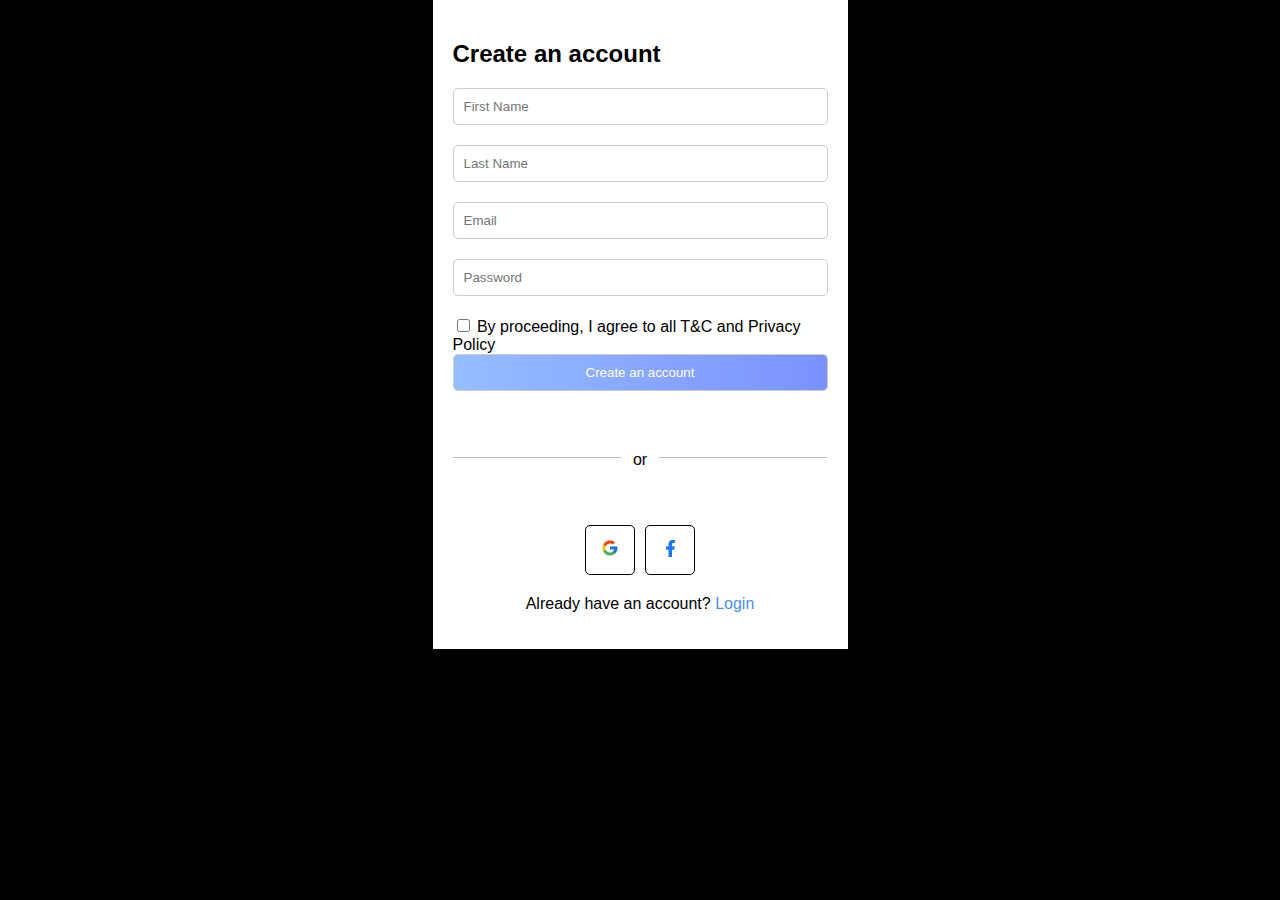
<file: Pages/CreateAccount.html>
<!DOCTYPE html>
<html lang="en">
<head>
    <meta charset="UTF-8">
    <meta name="viewport" content="width=device-width, initial-scale=1.0">
    <title>Create an Account</title>
    <link rel="stylesheet" href="./Css/common.css">
    <style>
      

        h2 {
            font-size: 24px;
            font-weight: bold;
            margin-bottom: 20px;
        }

        input[type="text"],
        input[type="email"],
        input[type="password"],
        button
         {
            display: block;
            width: 100%;
            padding: 10px;
            margin-bottom: 20px;
            border: 1px solid #ccc;
            border-radius: 5px;
            box-sizing: border-box;
        }
        input[type="checkbox"]{
            font-size: xx-small;
        }
        button[type="submit"] {
            background-color: #4a90e2;
            color: #ffffff;
            cursor: pointer;
        }

        button[type="submit"]:hover {
            background-color: #357ae8;
        }
        p.text-center {
            text-align: center;
            margin-top: 20px;
        }

        p.text-center a {
            color: #4a90e2;
            text-decoration: none;
        }

        p.text-center a:hover {
            text-decoration: underline;
        }
        .lines {
    display: flex;
    align-items: center;
    justify-content: space-between;
    margin: 40px 0;
}

.lines img {
    width: 45%;
    max-width: 200px; /* Adjust as needed */
}

.social-buttons {
    display: flex;
    justify-content: center;
    margin-bottom: 20px;
}

.social-buttons button {
    width: 50px;
    height: 50px;
    margin: 0 5px;
    border: 1px solid black;
    background-color: #ffffff;
    border-radius: 5px;
    cursor: pointer;
    transition: background-color 0.3s ease;
}

.social-buttons button:hover {
    background-color: #f3f3f3;
}
button[type="submit"] {
    background: linear-gradient(270deg, #7B91FF 0%, #95BEFF 100%);
    color: #ffffff;
    cursor: pointer;
}
    </style>
</head>
<body>
    <div class="container">
        <h2>Create an account</h2>
        <form action="#" method="POST">
            <input type="text" name="first_name" placeholder="First Name">
            <input type="text" name="last_name" placeholder="Last Name">
            <input type="email" name="email" placeholder="Email">
            <input type="password" name="password" placeholder="Password">
            <label for="agree">
                <input type="checkbox" id="agree" name="agree">
                By proceeding, I agree to all T&C and Privacy Policy
            </label>
            <button type="submit">Create an account</button>
        </form>
        <div class="lines">
            <img src="./content/Line 1.png" alt="">
            <p class="text-center">or</p>
            <img src="./content/Line 1.png" alt="">
        </div>
        
        <div class="social-buttons">
            <button>
                <img src="./content/google.png" alt="Google">
            </button>
            <button>
                <img src="./content/fb.png" alt="Facebook">
            </button>
        </div>
        <p class="text-center">Already have an account? <a href="./Login.html">Login</a></p>
    </div>
</body>
</html>
</file>
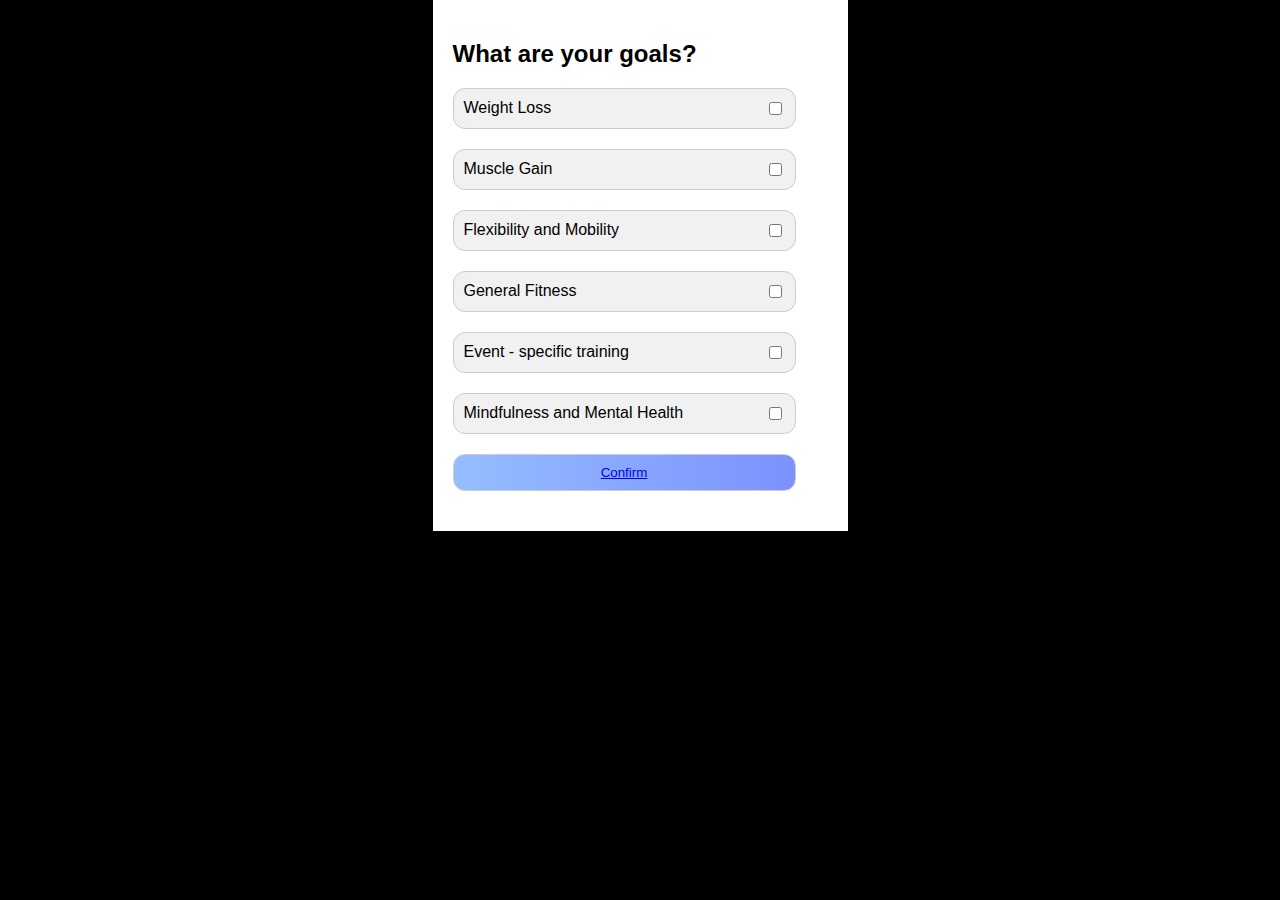
<file: Pages/Goals.html>
<!DOCTYPE html>
<html lang="en">
<head>
    <meta charset="UTF-8">
    <meta name="viewport" content="width=device-width, initial-scale=1.0">
    <title>Your Goals</title>
    <link rel="stylesheet" href="./Css/common.css">
    <style>
        /* Your existing styles */
        h2 {
            font-size: 24px;
            font-weight: bold;
            margin-bottom: 20px;
        }

        

        .input-group {
            display: flex;
            align-items: center;
            justify-content: space-between;
            margin-bottom: 20px;
            width: 343px;
            padding: 10px;
            margin-bottom: 20px;
            border: 1px solid #ccc;
            background-color: rgba(241, 241, 241, 1);
            border-radius: 12px;
            box-sizing: border-box;
        }

        .input-group label {
            flex: 1;
        }

        .input-group input[type="radio"] {
            margin-right: 10px;
        }

        

       

        .social-buttons button:hover {
            background-color: #f3f3f3;
        }

        button[type="submit"] {width: 343px;
            padding: 10px;
            margin-bottom: 20px;
            border: 1px solid #ccc;
           
            border-radius: 12px;
            box-sizing: border-box;
            background: linear-gradient(270deg, #7B91FF 0%, #95BEFF 100%);
            color: #ffffff;
            cursor: pointer;
        }
    </style>
</head>
<body>
    <div class="container">
        <h2>What are your goals?</h2>
        <form action="#" method="POST">
            <div class="input-group">
                <label for="weight_loss">Weight Loss</label>
                <input type="checkbox" id="weight_loss" name="weight_loss">
            </div>
            <div class="input-group">
                <label for="Muscle_Gain">Muscle Gain</label>
                <input type="checkbox" id="Muscle_Gain" name="Muscle_Gain">
            </div>
            <div class="input-group">
                <label for="Flexibility_and_Mobility">Flexibility and Mobility</label>
                <input type="checkbox" id="Flexibility_and_Mobility" name="Flexibility_and_Mobility">
            </div>
            <div class="input-group">
                <label for="General_Fitness">General Fitness</label>
                <input type="checkbox" id="General_Fitness" name="General_Fitness">
            </div>
            <div class="input-group">
                <label for="specific_training">Event - specific training</label>
                <input type="checkbox" id="specific_training" name="specific_training">
            </div>
            <div class="input-group">
                <label for="Mindfulness_and_Mental_Health">Mindfulness and Mental Health</label>
                <input type="checkbox" id="Mindfulness_and_Mental_Health" name="Mindfulness_and_Mental_Health">
            </div>
           
            <button type="submit"><a href="./WorkoutTrack.html">Confirm</a></button>
        </form>
        
    </div>
</body>
</html>
</file>
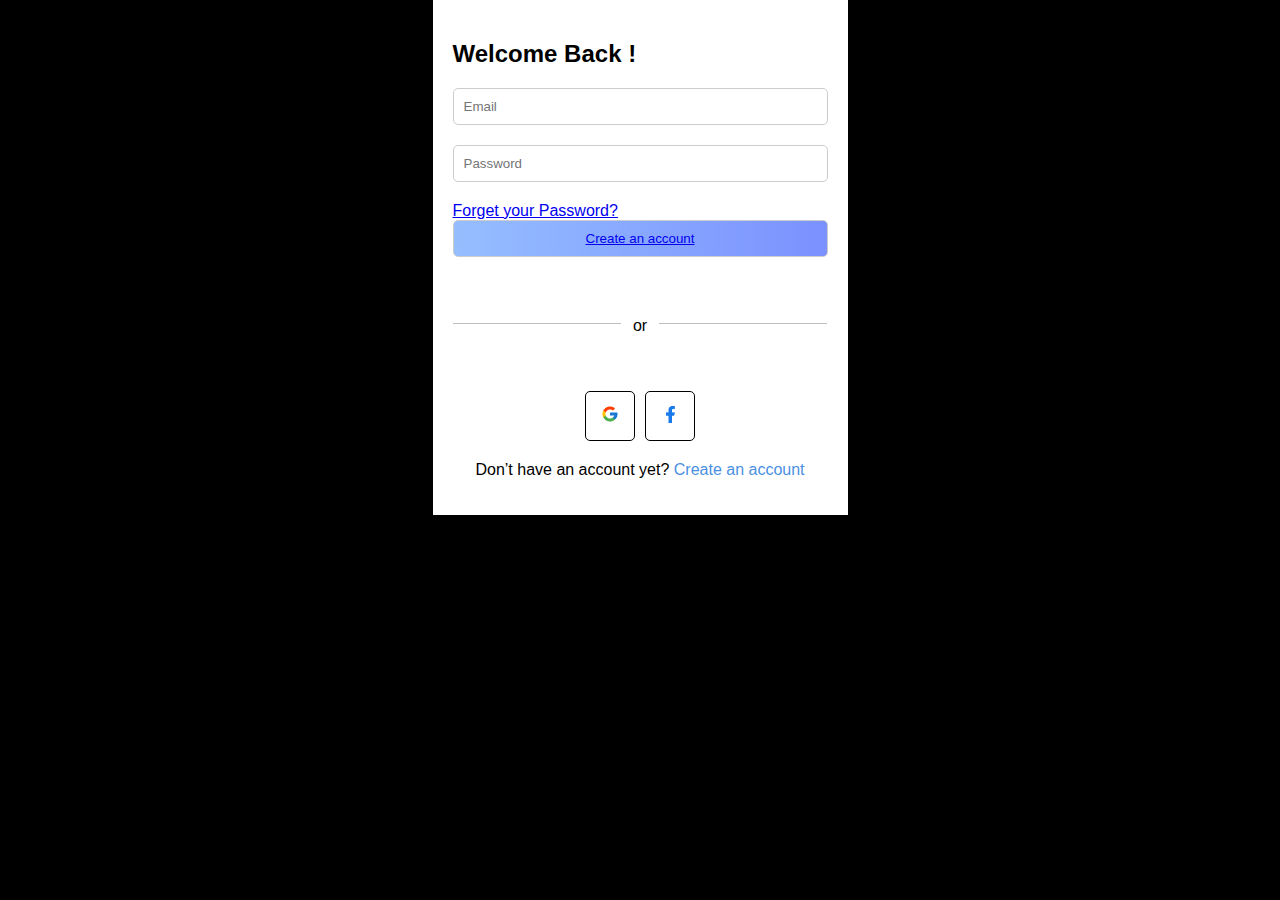
<file: Pages/Login.html>
<!DOCTYPE html>
<html lang="en">
<head>
    <meta charset="UTF-8">
    <meta name="viewport" content="width=device-width, initial-scale=1.0">
    <title>Create an Account</title>
    <link rel="stylesheet" href="./Css/common.css">
    <style>
      

        h2 {
            font-size: 24px;
            font-weight: bold;
            margin-bottom: 20px;
        }

        input[type="text"],
        input[type="email"],
        input[type="password"],
        button
         {
            display: block;
            width: 100%;
            padding: 10px;
            margin-bottom: 20px;
            border: 1px solid #ccc;
            border-radius: 5px;
            box-sizing: border-box;
        }
        input[type="checkbox"]{
            font-size: xx-small;
        }
        button[type="submit"] {
            background-color: #4a90e2;
            color: #ffffff;
            cursor: pointer;
        }

        button[type="submit"]:hover {
            background-color: #357ae8;
        }
        p.text-center {
            text-align: center;
            margin-top: 20px;
        }

        p.text-center a {
            color: #4a90e2;
            text-decoration: none;
        }

        p.text-center a:hover {
            text-decoration: underline;
        }
        .lines {
    display: flex;
    align-items: center;
    justify-content: space-between;
    margin: 40px 0;
}

.lines img {
    width: 45%;
    max-width: 200px; /* Adjust as needed */
}

.social-buttons {
    display: flex;
    justify-content: center;
    margin-bottom: 20px;
}

.social-buttons button {
    width: 50px;
    height: 50px;
    margin: 0 5px;
    border: 1px solid black;
    background-color: #ffffff;
    border-radius: 5px;
    cursor: pointer;
    transition: background-color 0.3s ease;
}

.social-buttons button:hover {
    background-color: #f3f3f3;
}
button[type="submit"] {
    background: linear-gradient(270deg, #7B91FF 0%, #95BEFF 100%);
    color: #ffffff;
    cursor: pointer;
}
    </style>
</head>
<body>
    <div class="container">
        <h2>Welcome Back !</h2>
        <form  id="submit">
           
            <input type="email" name="email" placeholder="Email">
            <input type="password" name="password" placeholder="Password">
            <div class="forget-p">
                <a href="#">Forget your Password?</a>
            </div>
            <button type="submit"><a href="./Goals.html"> Create an account</a></button>
        </form>
        <div class="lines">
            <img src="./content/Line 1.png" alt="">
            <p class="text-center">or</p>
            <img src="./content/Line 1.png" alt="">
        </div>
        
        <div class="social-buttons">
            <button>
                <img src="./content/google.png" alt="Google">
            </button>
            <button>
                <img src="./content/fb.png" alt="Facebook">
            </button>
        </div>
        <p class="text-center">Don’t have an account yet? <a href="./CreateAccount.html">Create an account</a></p>
    </div>
</body>
</html>
<script>
let btn= document.getElementById("submit");
btn.click(function(e){
    e.preventDefault();
console.log("hello")
})

</script>
</file>
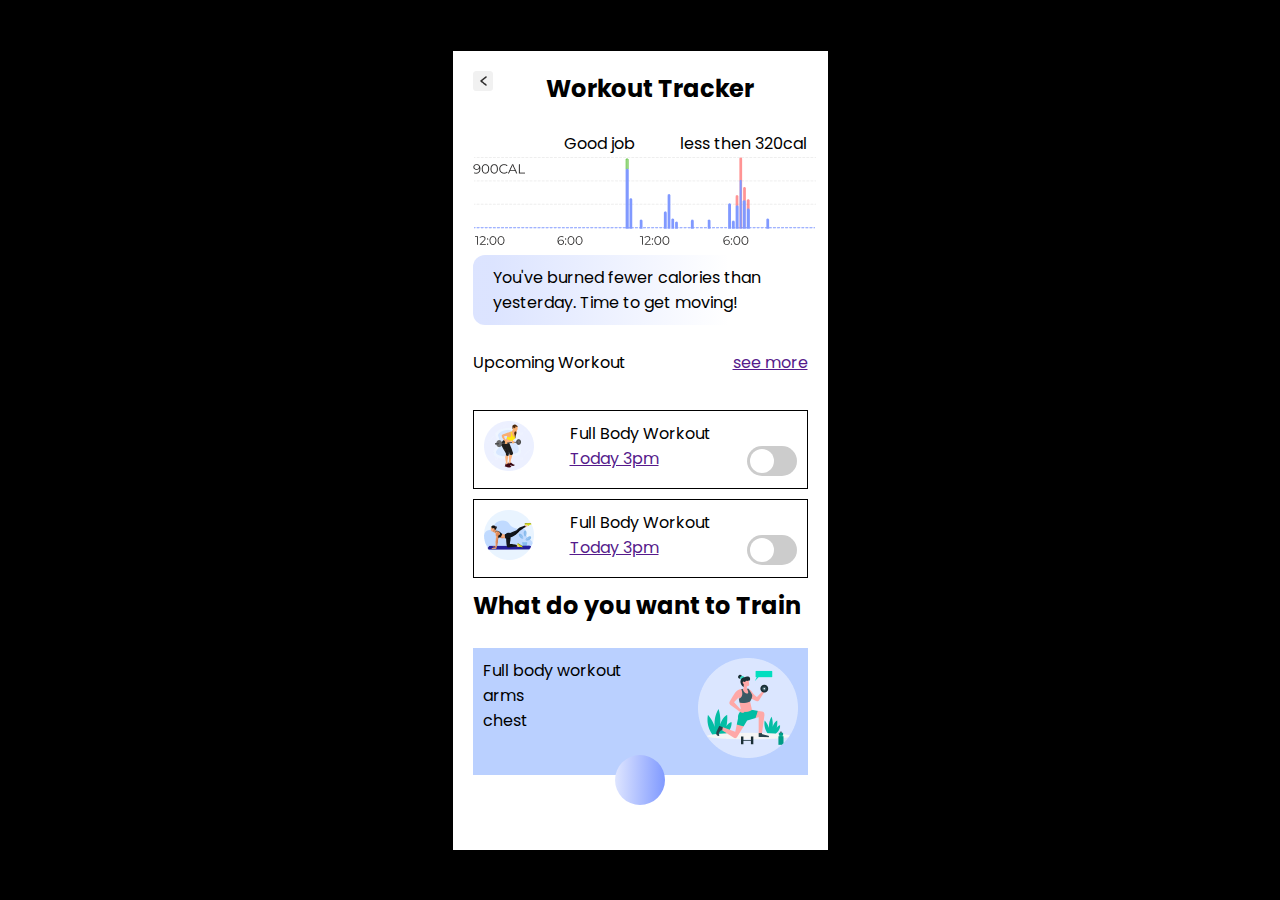
<file: Pages/WorkoutTrack.html>
<!DOCTYPE html>
<html lang="en">
<head>
    <meta charset="UTF-8">
    <meta name="viewport" content="width=
    , initial-scale=1.0">
    <title>Document</title>
    <link rel="stylesheet" href="https://cdnjs.cloudflare.com/ajax/libs/font-awesome/6.5.2/css/all.min.css" integrity="sha512-SnH5WK+bZxgPHs44uWIX+LLJAJ9/2PkPKZ5QiAj6Ta86w+fsb2TkcmfRyVX3pBnMFcV7oQPJkl9QevSCWr3W6A==" crossorigin="anonymous" referrerpolicy="no-referrer" />
   <link rel="stylesheet" href="./Css/common.css">
    <link rel="stylesheet" href="./Css/appdrawer.css">
    <style>
        .flex{
            display: flex;
            justify-content: space-between;
        }
        .warn{
            padding: 10px;
            gap: 10px;
            background: linear-gradient(90.07deg, rgba(129, 157, 255, 0.28) 5.94%, rgba(16, 16, 16, 0) 76.45%);
            border-radius: 12px;

        }
        .warn i{
            position: relative;
           justify-self:center;
top: 11px;

gap: 0px;
border: 2px 0px 0px 0px;
opacity: 0px;

        }
        .crd{
            margin: 10px 0;
            padding: 10px;
            border: 1px solid black;
        }
        .crd2{
            background: rgba(140, 177, 255, 0.6);
          padding: 10px;
        }
      
        .toggle-container {
    position: relative;
}

.toggle-label {
    display: block;
    width: 50px;
    height: 30px;
    background-color: #ccc;
    border-radius: 15px;
    position: relative;
    cursor: pointer;
}

.toggle-label::after {
    content: '';
    width: 24px;
    height: 24px;
    background-color: white;
    border-radius: 50%;
    position: absolute;
    top: 3px;
    left: 3px;
    transition: transform 0.3s;
}

input[type="checkbox"] {
    visibility: hidden;
}

input[type="checkbox"]:checked + .toggle-label::after {
    transform: translateX(20px);
}
    </style>
</head>
<body>
   <div class="container">
    

   
    <div class="flex">
      <a href="./Goals.html"><img src="./content/chevron-left.png" alt=""></a> <h2>Workout Tracker</h2><div></div>
    </div>
    <br>
    <div class="flex">
        <div></div>
        <div></div>
        <div>Good job</div>
        <div>less then 320cal</div>
    </div>

    <div class="image"><img src="./content/Chart Full.png" alt=""></div>
    <div class="warn flex">
        <i class="fa-solid fa-triangle-exclamation"></i>
        <div>You've burned fewer calories than yesterday. Time to get moving! </div>
    </div>
    <br>
    <div class="flex">
        <p>Upcoming Workout</p>
        <a href="">see more</a>
    </div>
    <br>
    <div class="crd flex">
        <div class="image"><img src="./content/1circle.png" alt=""></div>
        <div class="txt">
            <p>Full Body Workout</p>
            <a href="">Today 3pm</a>
        </div>
        <div class="toggle-container">
            <input type="checkbox" id="toggle">
            <label for="toggle" class="toggle-label"></label>
        </div>
    </div>
    <div class="crd flex">
        <div class="image"><img src="./content/2circle.png" alt=""></div>
        <div class="txt">
            <p>Full Body Workout</p>
            <a href="">Today 3pm</a>
        </div>
        <div class="toggle-container">
            <input type="checkbox" id="toggle">
            <label for="toggle" class="toggle-label"></label>
        </div>
    </div>
    <h2>What do you want to Train</h2>
    <br>
    <div class="crd2 flex">
        <div>
            <p>Full body workout</p>
            <p>arms</p>
            <p>chest</p>
        </div>
        <div class="image">
<img src="./content/3circle.png" alt="">
        </div>
    </div>
  
 
  

   
    <ul class="menus">
        <div class="slider"></div>

        <li>
            <a href="#">
                <i class="fas fa-home"></i>
                <span>Profile</span>
            </a>
        </li>
        <li><a href="#"><i class="fa-solid fa-chart-line"></i><span>Search</span></a></li>
        <li><a href="#" class="active-icon"><i class="fas fa-search"></i><span>search</span></a></li>
        <li><a href="#"><i class="fa-solid fa-camera"></i><span>Profile</span></a></li>
        <li><a href="#"><i class="far fa-user"></i><span>Profile</span></a></li>
                       
    </ul>
 
</div>
</body>
</html>
<script src="https://cdnjs.cloudflare.com/ajax/libs/jquery/3.7.1/jquery.min.js" integrity="sha512-v2CJ7UaYy4JwqLDIrZUI/4hqeoQieOmAZNXBeQyjo21dadnwR+8ZaIJVT8EE2iyI61OV8e6M8PP2/4hpQINQ/g==" crossorigin="anonymous" referrerpolicy="no-referrer"></script>
<script>
    $(document).ready(function(){
        $(".menus li a").click(function(){
            var position= $(this).position();
            var margin=12;
            $(".slider").css({"left":+position.left+margin, "transform":"translateX(0)"});
            $(".menus li a").removeClass("active-icon");
            $(this).addClass("active-icon")
        })
    })
</script>
</file>
<file: Pages/Css/common.css>
body {
    font-family: Arial, sans-serif;
    background-color: #000000;
    margin: 0;
    padding: 0;
}

.container {
    max-width: 375px;
    margin: auto;
    padding: 20px;
    background-color: #ffffff;
    border-radius: 0px;
    box-shadow: 0 0 0 rgba(0, 0, 0, 0.1);
    position: relative;
    /* height: 100%; */

}
.mg{
    
    padding: 0 20px
}
</file>
<file: Pages/Css/appdrawer.css>
@import url('https://fonts.googleapis.com/css2?family=Poppins:wght@300;400;500;600&display=swap');
*{
padding: 0px;
margin: 0px;
box-sizing: border-box;
font-family: 'Poppins';
}
body {
display: flex;
align-items: center;
justify-content: center;
height: 100vh;
/* background: #ff004c; */
}
.bottom{
       /* display: grid; */
       position: sticky;
       top: 100%;
}
.menus {

position: relative;
display: flex;
align-items: center;
justify-content: center;
/* background: #202034; */
border-radius: 0px 0px 20px 20px;
padding: 5px 15px;
/* box-shadow: 0px 8px 10px rgb(26,26,26,0.19); */
}
.menus li {
    List-style: none;
}

.menus li a {

width: 75px;
height: 45px; 
/* color: #ff004c;  */
text-align: center; 
font-size: 20px; 
text-decoration: none; 
display: block; 
transition: 1s;
text-transform: uppercase;
position: relative;
}
.menus li a i{
width: 100%;
position: absolute;
top: 23%;
left: 0px;
transition-delay: .3s;
z-index: 9;
transition: 1s cubic-bezier(.49, -.35,-77,1.44);
}
.menus li a.active-icon i{
    top: -20%;
    transition-delay: .3s;
    transition: 1s;
}
.menus li a span {

display: block; 
font-size: 12px;
width: 100%;
position: absolute;
bottom: -16px;
transition-delay: .3s;
transition: 1s;
z-index: 9;
opacity: 0;
}
.menus li a.active-icon span{
    bottom: 14px;
    transition-delay: .5s;
    transition: 1s;
    opacity: 0;
}
.slider {
width: 50px;
height: 50px;
position: absolute;
Left: 50%;
transform: translateX(-50%);
top: -35%;
background: linear-gradient(90.95deg, #DEE5FF 0.79%, #809AFF 99.18%);

/* box-shadow: 0px 0px 0px 5px #ff004c; */
transition: 1s;
border-radius: 50%;
z-index: 9;
}
</file>
